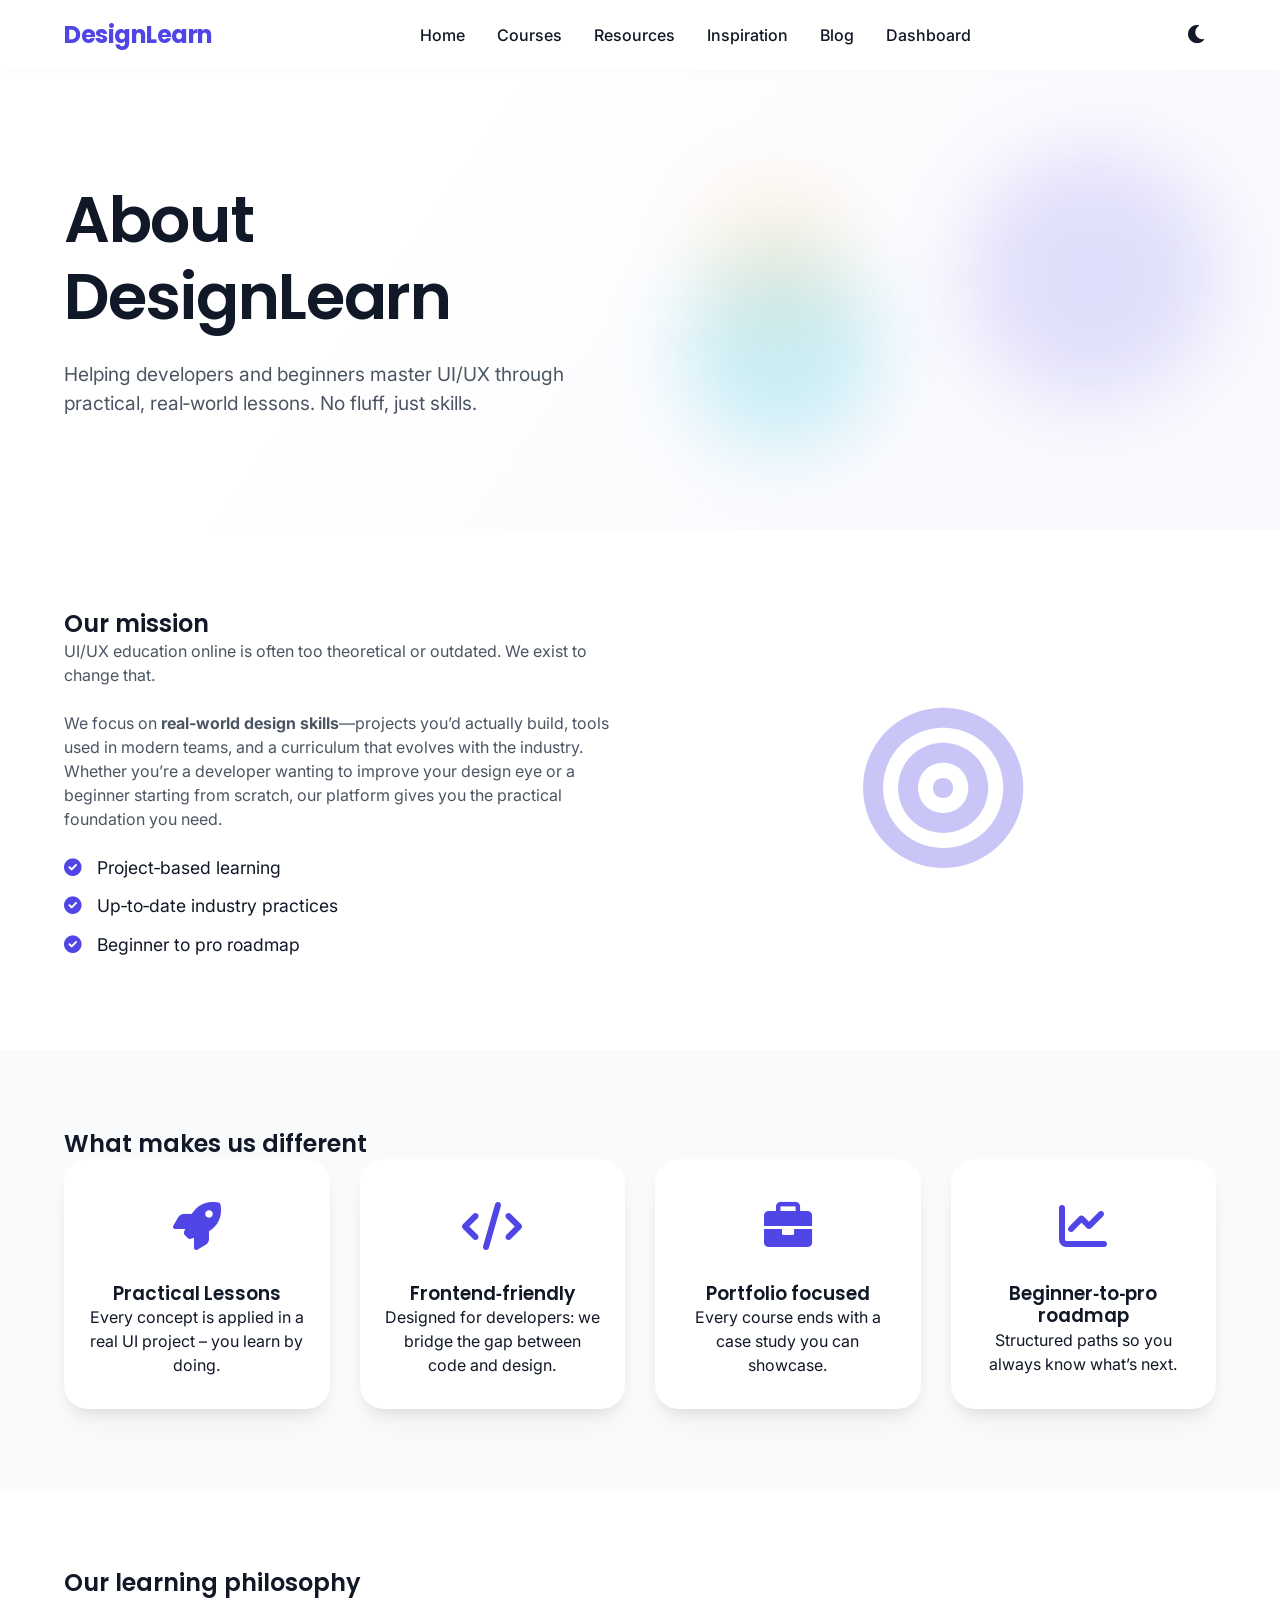
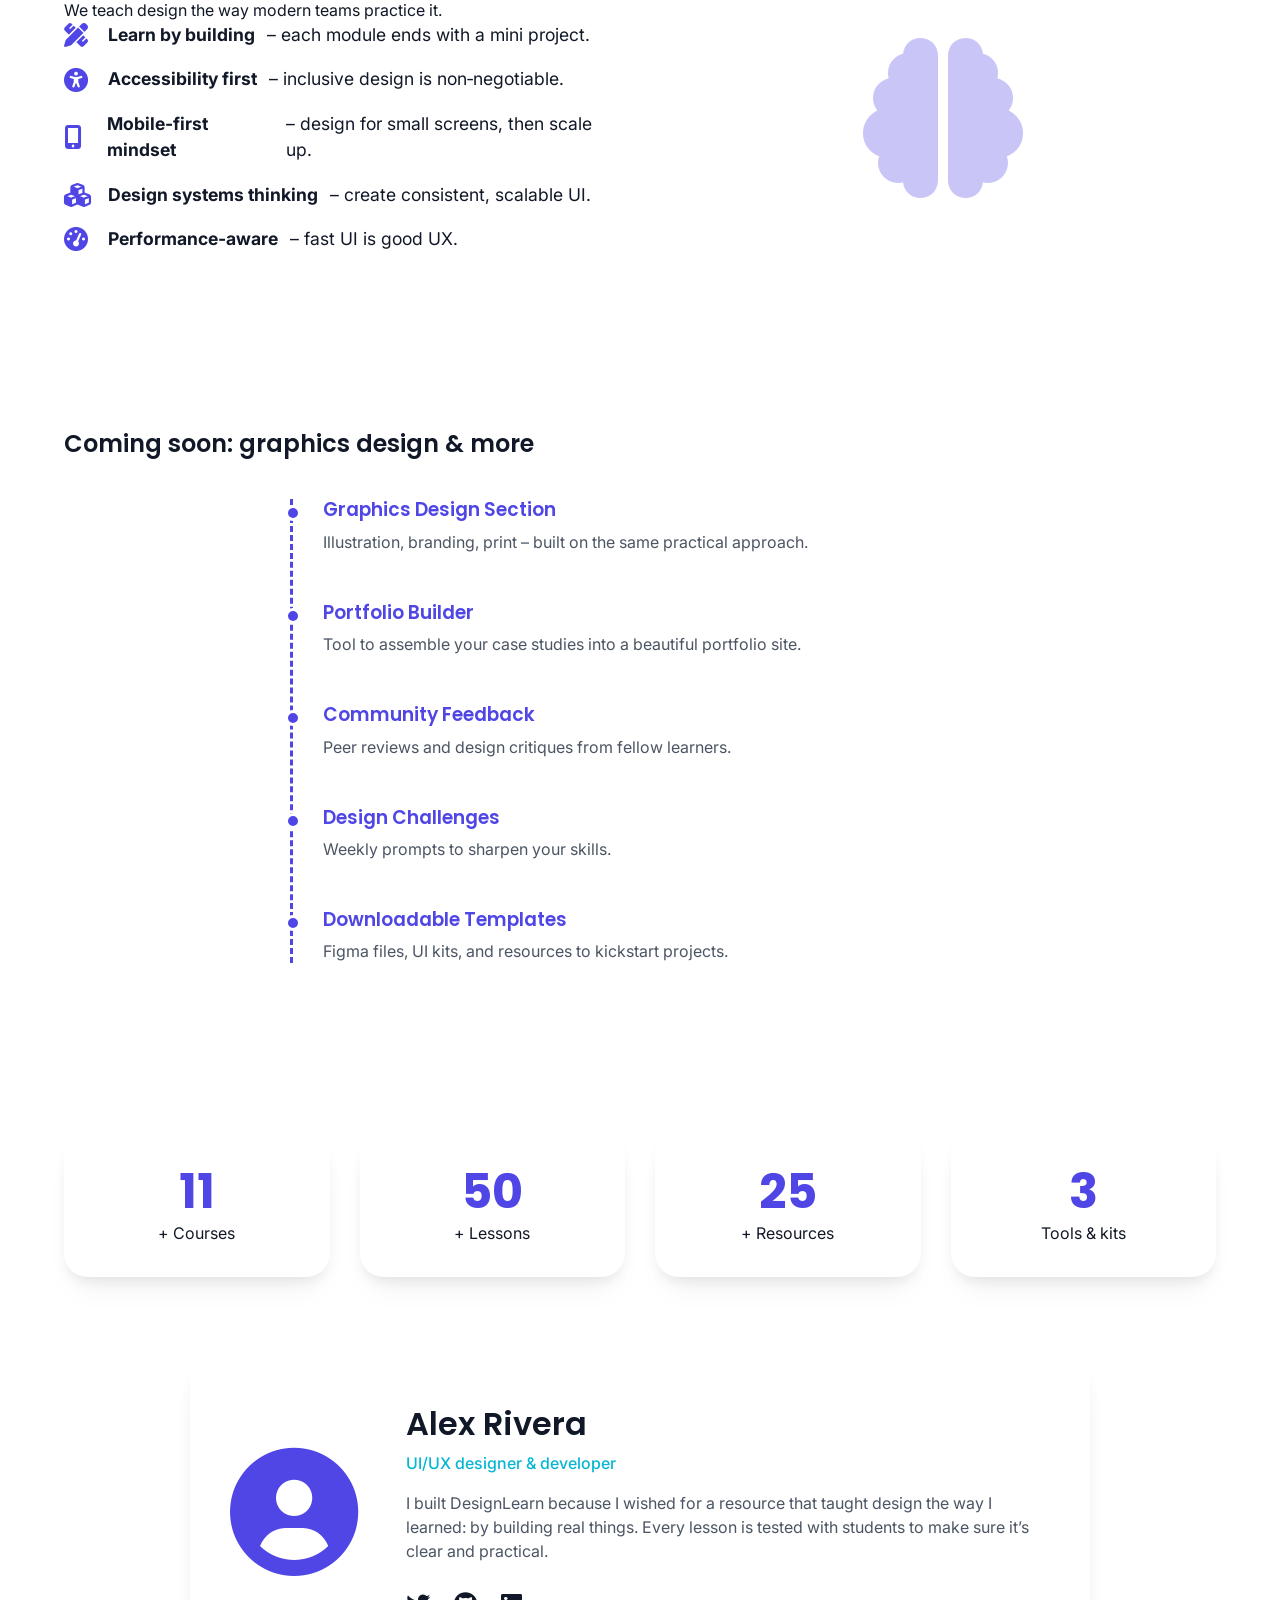
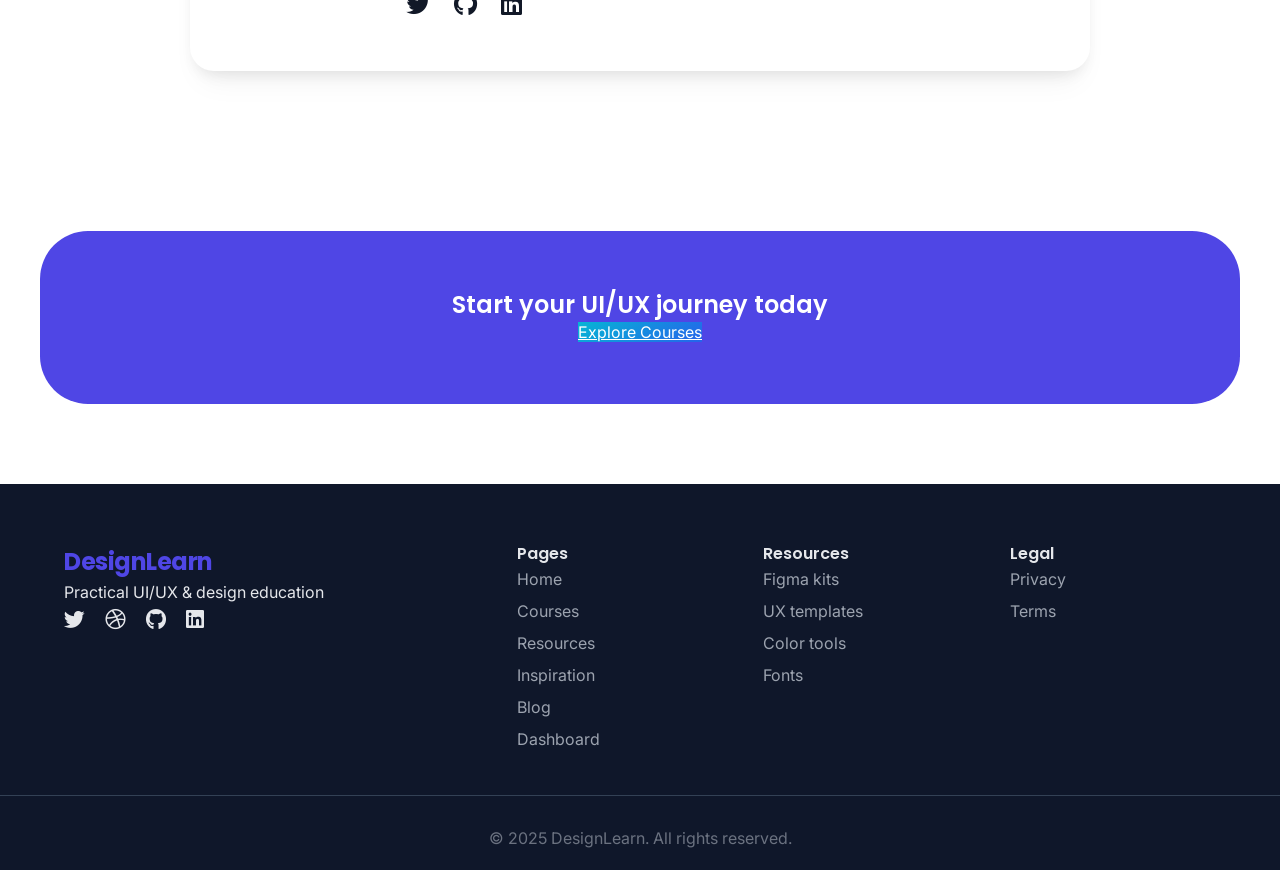
<file: about.html>
<!DOCTYPE html>
<html lang="en">
<head>
    <meta charset="UTF-8">
    <meta name="viewport" content="width=device-width, initial-scale=1.0">
    <title>DesignLearn · About our mission</title>
    <!-- Google Fonts & Font Awesome -->
    <link rel="preconnect" href="https://fonts.googleapis.com">
    <link rel="preconnect" href="https://fonts.gstatic.com" crossorigin>
    <link href="https://fonts.googleapis.com/css2?family=Inter:opsz@14..32&family=Poppins:wght@400;500;600;700&display=swap" rel="stylesheet">
    <link rel="stylesheet" href="https://cdnjs.cloudflare.com/ajax/libs/font-awesome/6.0.0-beta3/css/all.min.css">
    <link rel="stylesheet" href="about.css">
</head>
<body>
    <!-- Sticky navbar (identical to home/courses) -->
    <header class="site-header slide-down">
        <div class="container nav-container">
            <a href="index.html" class="logo" aria-label="DesignLearn home">DesignLearn</a>
            <nav class="main-nav" id="mainNav" aria-label="Primary">
                <ul class="nav-links">
                    <li><a href="index.html" class="nav-link">Home</a></li>
                    <li><a href="courses.html" class="nav-link">Courses</a></li>
                    <li><a href="#" class="nav-link">Resources</a></li>
                    <li><a href="#" class="nav-link">Inspiration</a></li>
                    <li><a href="#" class="nav-link">Blog</a></li>
                    <li><a href="#" class="nav-link">Dashboard</a></li>
                </ul>
            </nav>
            <div class="nav-actions">
                <button id="darkModeToggle" class="dark-toggle" aria-label="Toggle dark mode"><i class="fas fa-moon"></i></button>
                <button id="hamburger" class="hamburger" aria-label="Menu" aria-expanded="false"><i class="fas fa-bars"></i></button>
            </div>
        </div>
    </header>

    <main>
        <!-- Hero Section -->
        <section class="hero-section about-hero">
            <div class="container hero-grid">
                <div class="hero-content fade-up">
                    <h1 class="hero-title">About DesignLearn</h1>
                    <p class="hero-subtitle">Helping developers and beginners master UI/UX through practical, real‑world lessons. No fluff, just skills.</p>
                </div>
                <div class="hero-visual float">
                    <div class="shape shape-1"></div>
                    <div class="shape shape-2"></div>
                    <div class="shape shape-3"></div>
                </div>
            </div>
            <div class="hero-bg-shift"></div>
        </section>

        <!-- Our Mission (two‑column) -->
        <section class="mission-section">
            <div class="container mission-grid">
                <div class="mission-text slide-left">
                    <h2 class="section-title">Our mission</h2>
                    <p class="mission-statement">UI/UX education online is often too theoretical or outdated. We exist to change that.</p>
                    <p>We focus on <strong>real‑world design skills</strong>—projects you’d actually build, tools used in modern teams, and a curriculum that evolves with the industry. Whether you’re a developer wanting to improve your design eye or a beginner starting from scratch, our platform gives you the practical foundation you need.</p>
                    <div class="mission-icons">
                        <div class="icon-row"><i class="fas fa-check-circle"></i> Project‑based learning</div>
                        <div class="icon-row"><i class="fas fa-check-circle"></i> Up‑to‑date industry practices</div>
                        <div class="icon-row"><i class="fas fa-check-circle"></i> Beginner to pro roadmap</div>
                    </div>
                </div>
                <div class="mission-visual zoom-in">
                    <div class="mission-illustration">
                        <i class="fas fa-bullseye"></i>
                    </div>
                </div>
            </div>
        </section>

        <!-- What Makes Us Different (cards) -->
        <section class="differentiators-section">
            <div class="container">
                <h2 class="section-title slide-left">What makes us different</h2>
                <div class="cards-grid">
                    <div class="diff-card zoom-in hover-lift">
                        <div class="diff-icon"><i class="fas fa-rocket"></i></div>
                        <h3>Practical Lessons</h3>
                        <p>Every concept is applied in a real UI project – you learn by doing.</p>
                    </div>
                    <div class="diff-card zoom-in hover-lift">
                        <div class="diff-icon"><i class="fas fa-code"></i></div>
                        <h3>Frontend‑friendly</h3>
                        <p>Designed for developers: we bridge the gap between code and design.</p>
                    </div>
                    <div class="diff-card zoom-in hover-lift">
                        <div class="diff-icon"><i class="fas fa-briefcase"></i></div>
                        <h3>Portfolio focused</h3>
                        <p>Every course ends with a case study you can showcase.</p>
                    </div>
                    <div class="diff-card zoom-in hover-lift">
                        <div class="diff-icon"><i class="fas fa-chart-line"></i></div>
                        <h3>Beginner‑to‑pro roadmap</h3>
                        <p>Structured paths so you always know what’s next.</p>
                    </div>
                </div>
            </div>
        </section>

        <!-- Learning Philosophy -->
        <section class="philosophy-section">
            <div class="container philosophy-grid">
                <div class="philosophy-text slide-left">
                    <h2 class="section-title">Our learning philosophy</h2>
                    <p class="philosophy-intro">We teach design the way modern teams practice it.</p>
                    <ul class="philosophy-list">
                        <li><i class="fas fa-pencil-ruler"></i> <strong>Learn by building</strong> – each module ends with a mini project.</li>
                        <li><i class="fas fa-universal-access"></i> <strong>Accessibility first</strong> – inclusive design is non‑negotiable.</li>
                        <li><i class="fas fa-mobile-alt"></i> <strong>Mobile‑first mindset</strong> – design for small screens, then scale up.</li>
                        <li><i class="fas fa-cubes"></i> <strong>Design systems thinking</strong> – create consistent, scalable UI.</li>
                        <li><i class="fas fa-tachometer-alt"></i> <strong>Performance‑aware</strong> – fast UI is good UX.</li>
                    </ul>
                </div>
                <div class="philosophy-visual zoom-in">
                    <div class="philosophy-illustration">
                        <i class="fas fa-brain"></i>
                    </div>
                </div>
            </div>
        </section>

        <!-- Future Roadmap (with expansion to graphics design) -->
        <section class="roadmap-section">
            <div class="container">
                <h2 class="section-title slide-left">Coming soon: graphics design & more</h2>
                <div class="roadmap-timeline">
                    <div class="roadmap-item fade-up">
                        <div class="roadmap-marker"></div>
                        <div class="roadmap-content">
                            <h3>Graphics Design Section</h3>
                            <p>Illustration, branding, print – built on the same practical approach.</p>
                        </div>
                    </div>
                    <div class="roadmap-item fade-up">
                        <div class="roadmap-marker"></div>
                        <div class="roadmap-content">
                            <h3>Portfolio Builder</h3>
                            <p>Tool to assemble your case studies into a beautiful portfolio site.</p>
                        </div>
                    </div>
                    <div class="roadmap-item fade-up">
                        <div class="roadmap-marker"></div>
                        <div class="roadmap-content">
                            <h3>Community Feedback</h3>
                            <p>Peer reviews and design critiques from fellow learners.</p>
                        </div>
                    </div>
                    <div class="roadmap-item fade-up">
                        <div class="roadmap-marker"></div>
                        <div class="roadmap-content">
                            <h3>Design Challenges</h3>
                            <p>Weekly prompts to sharpen your skills.</p>
                        </div>
                    </div>
                    <div class="roadmap-item fade-up">
                        <div class="roadmap-marker"></div>
                        <div class="roadmap-content">
                            <h3>Downloadable Templates</h3>
                            <p>Figma files, UI kits, and resources to kickstart projects.</p>
                        </div>
                    </div>
                </div>
            </div>
        </section>

        <!-- Stats Counters (optional, credibility) -->
        <section class="stats-section">
            <div class="container stats-grid">
                <div class="stat-item zoom-in">
                    <div class="stat-number" data-target="20">0</div>
                    <div class-stat-label>+ Courses</div>
                </div>
                <div class="stat-item zoom-in">
                    <div class="stat-number" data-target="100">0</div>
                    <div class-stat-label>+ Lessons</div>
                </div>
                <div class="stat-item zoom-in">
                    <div class="stat-number" data-target="50">0</div>
                    <div class-stat-label>+ Resources</div>
                </div>
                <div class="stat-item zoom-in">
                    <div class="stat-number" data-target="5">0</div>
                    <div class-stat-label>Tools & kits</div>
                </div>
            </div>
        </section>

        <!-- Meet the Creator (placeholder) -->
        <section class="creator-section">
            <div class="container creator-card hover-lift">
                <div class="creator-avatar zoom-in">
                    <i class="fas fa-user-circle"></i>
                </div>
                <div class="creator-info">
                    <h3>Alex Rivera</h3>
                    <p class="creator-role">UI/UX designer & developer</p>
                    <p class="creator-bio">I built DesignLearn because I wished for a resource that taught design the way I learned: by building real things. Every lesson is tested with students to make sure it’s clear and practical.</p>
                    <div class="creator-social">
                        <a href="#" aria-label="Twitter"><i class="fab fa-twitter icon-bounce"></i></a>
                        <a href="#" aria-label="GitHub"><i class="fab fa-github icon-bounce"></i></a>
                        <a href="#" aria-label="LinkedIn"><i class="fab fa-linkedin icon-bounce"></i></a>
                    </div>
                </div>
            </div>
        </section>

        <!-- Call‑to‑Action -->
        <section class="cta-section">
            <div class="container cta-container">
                <h2 class="section-title">Start your UI/UX journey today</h2>
                <a href="courses.html" class="btn btn-primary button-ripple gradient-btn">Explore Courses</a>
            </div>
        </section>
    </main>

    <!-- Footer (reused) -->
    <footer class="site-footer">
        <div class="container footer-grid">
            <div class="footer-brand">
                <a href="index.html" class="logo">DesignLearn</a>
                <p>Practical UI/UX & design education</p>
                <div class="social-icons">
                    <a href="#" aria-label="Twitter"><i class="fab fa-twitter icon-bounce"></i></a>
                    <a href="#" aria-label="Dribbble"><i class="fab fa-dribbble icon-bounce"></i></a>
                    <a href="#" aria-label="GitHub"><i class="fab fa-github icon-bounce"></i></a>
                    <a href="#" aria-label="LinkedIn"><i class="fab fa-linkedin icon-bounce"></i></a>
                </div>
            </div>
            <div class="footer-links">
                <h4>Pages</h4>
                <ul>
                    <li><a href="index.html">Home</a></li>
                    <li><a href="courses.html">Courses</a></li>
                    <li><a href="#">Resources</a></li>
                    <li><a href="#">Inspiration</a></li>
                    <li><a href="#">Blog</a></li>
                    <li><a href="#">Dashboard</a></li>
                </ul>
            </div>
            <div class="footer-links">
                <h4>Resources</h4>
                <ul>
                    <li><a href="#">Figma kits</a></li>
                    <li><a href="#">UX templates</a></li>
                    <li><a href="#">Color tools</a></li>
                    <li><a href="#">Fonts</a></li>
                </ul>
            </div>
            <div class="footer-links">
                <h4>Legal</h4>
                <ul>
                    <li><a href="#">Privacy</a></li>
                    <li><a href="#">Terms</a></li>
                </ul>
            </div>
        </div>
        <div class="footer-bottom">
            <p>&copy; 2025 DesignLearn. All rights reserved.</p>
        </div>
    </footer>

    <script src="about.js"></script>
</body>
</html>
</file>
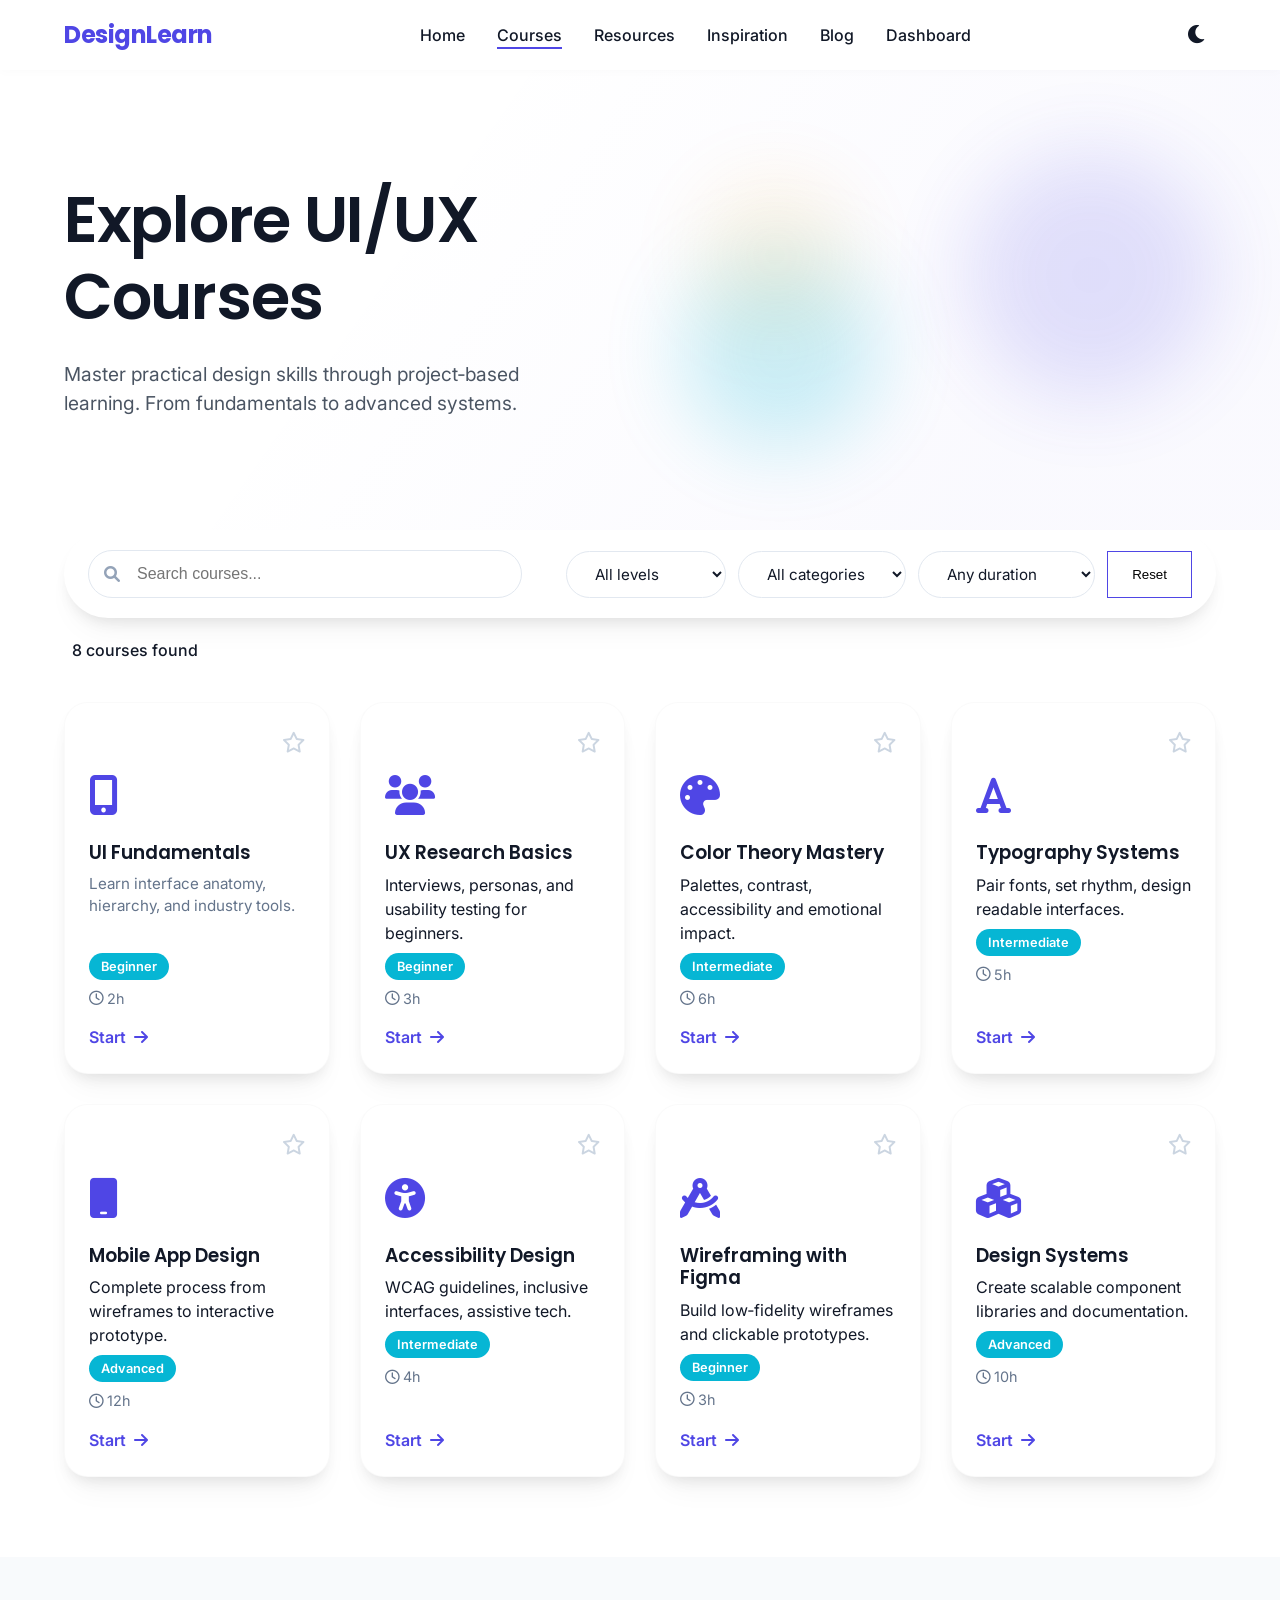
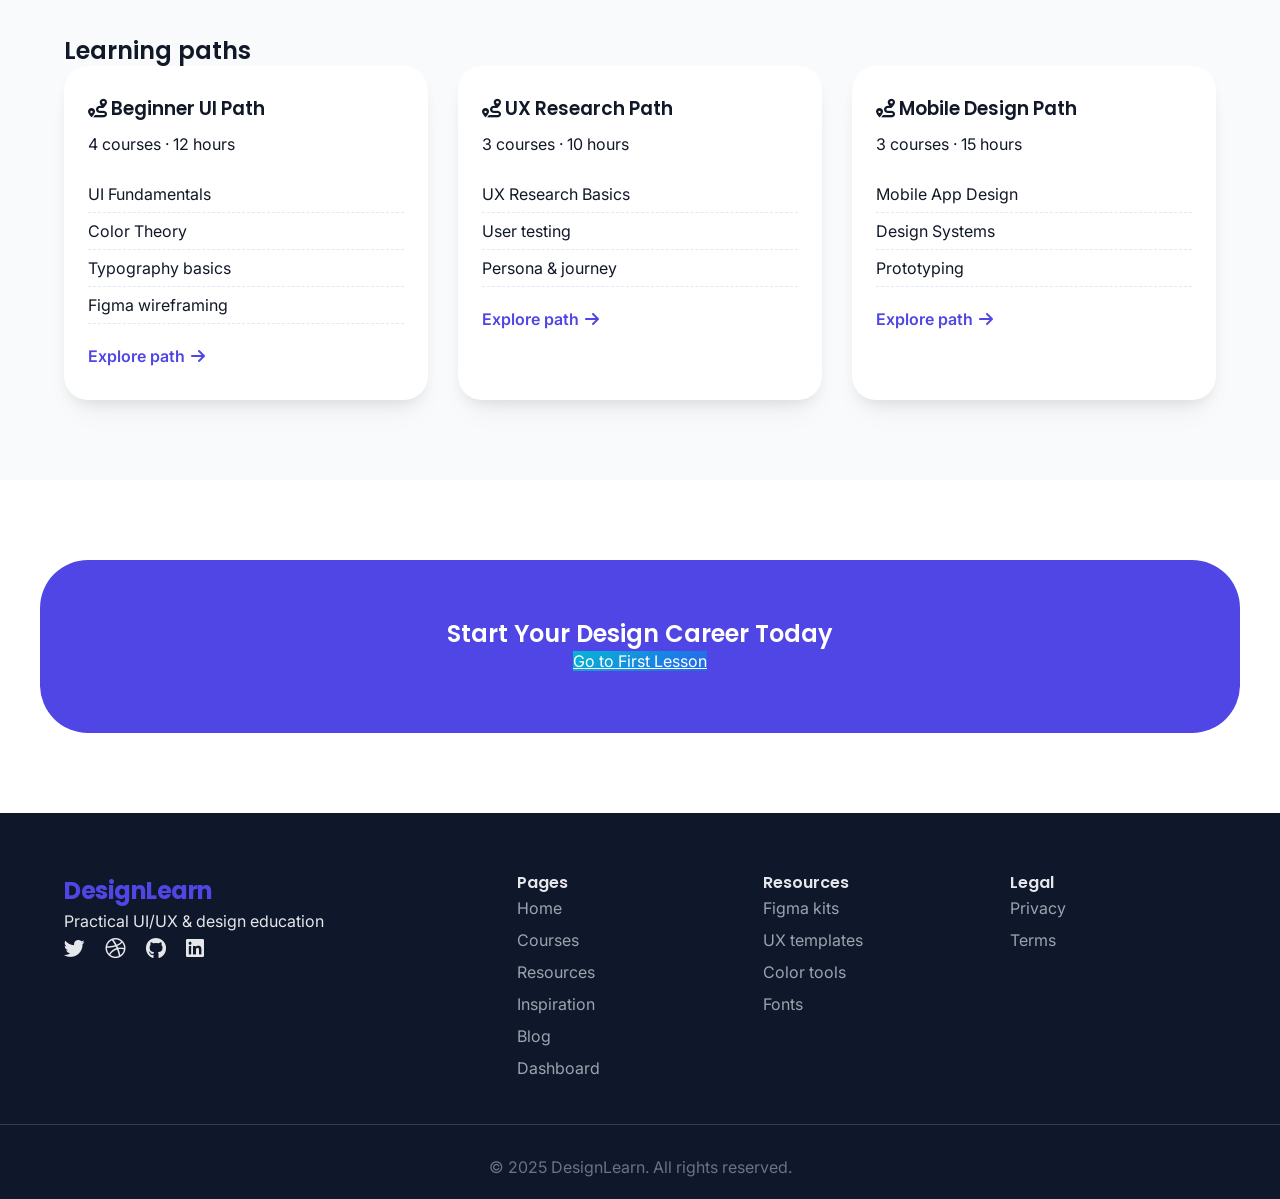
<file: courses.html>
<!DOCTYPE html>
<html lang="en">
<head>
    <meta charset="UTF-8">
    <meta name="viewport" content="width=device-width, initial-scale=1.0">
    <title>DesignLearn · UI/UX courses</title>
    <!-- Google Fonts & Font Awesome -->
    <link rel="preconnect" href="https://fonts.googleapis.com">
    <link rel="preconnect" href="https://fonts.gstatic.com" crossorigin>
    <link href="https://fonts.googleapis.com/css2?family=Inter:opsz@14..32&family=Poppins:wght@400;500;600;700&display=swap" rel="stylesheet">
    <link rel="stylesheet" href="https://cdnjs.cloudflare.com/ajax/libs/font-awesome/6.0.0-beta3/css/all.min.css">
    <link rel="stylesheet" href="courses.css">
</head>
<body>
    <!-- Sticky navbar (identical to home page) -->
    <header class="site-header slide-down">
        <div class="container nav-container">
            <a href="index.html" class="logo" aria-label="DesignLearn home">DesignLearn</a>
            <nav class="main-nav" id="mainNav" aria-label="Primary">
                <ul class="nav-links">
                    <li><a href="index.html" class="nav-link">Home</a></li>
                    <li><a href="courses.html" class="nav-link active">Courses</a></li>
                    <li><a href="#" class="nav-link">Resources</a></li>
                    <li><a href="#" class="nav-link">Inspiration</a></li>
                    <li><a href="#" class="nav-link">Blog</a></li>
                    <li><a href="#" class="nav-link">Dashboard</a></li>
                </ul>
            </nav>
            <div class="nav-actions">
                <button id="darkModeToggle" class="dark-toggle" aria-label="Toggle dark mode"><i class="fas fa-moon"></i></button>
                <button id="hamburger" class="hamburger" aria-label="Menu" aria-expanded="false"><i class="fas fa-bars"></i></button>
            </div>
        </div>
    </header>

    <main>
        <!-- Hero section (courses) -->
        <section class="hero-section courses-hero">
            <div class="container hero-grid">
                <div class="hero-content fade-up">
                    <h1 class="hero-title">Explore UI/UX Courses</h1>
                    <p class="hero-subtitle">Master practical design skills through project‑based learning. From fundamentals to advanced systems.</p>
                </div>
                <div class="hero-visual float">
                    <!-- abstract shapes representing course icons -->
                    <div class="shape shape-1"></div>
                    <div class="shape shape-2"></div>
                    <div class="shape shape-3"></div>
                </div>
            </div>
            <div class="hero-bg-shift"></div>
        </section>

        <!-- Filter + search section -->
        <section class="filter-section">
            <div class="container">
                <div class="filter-bar slide-left">
                    <div class="search-wrapper">
                        <i class="fas fa-search search-icon"></i>
                        <input type="text" id="searchInput" placeholder="Search courses..." aria-label="Search courses" class="search-input">
                    </div>
                    <div class="filter-controls">
                        <select id="difficultyFilter" class="filter-select" aria-label="Filter by difficulty">
                            <option value="all">All levels</option>
                            <option value="beginner">Beginner</option>
                            <option value="intermediate">Intermediate</option>
                            <option value="advanced">Advanced</option>
                        </select>
                        <select id="categoryFilter" class="filter-select" aria-label="Filter by category">
                            <option value="all">All categories</option>
                            <option value="ui">UI Design</option>
                            <option value="ux">UX Research</option>
                            <option value="typography">Typography</option>
                            <option value="color">Color Theory</option>
                            <option value="accessibility">Accessibility</option>
                        </select>
                        <select id="durationFilter" class="filter-select" aria-label="Filter by duration">
                            <option value="all">Any duration</option>
                            <option value="short">Short (1-3h)</option>
                            <option value="medium">Medium (4-8h)</option>
                            <option value="long">Long (9h+)</option>
                        </select>
                        <button id="resetFilters" class="btn btn-outline reset-btn">Reset</button>
                    </div>
                </div>
                <div class="results-count" id="resultsCount">8 courses found</div>
            </div>
        </section>

        <!-- Courses grid -->
        <section class="courses-grid-section">
            <div class="container">
                <div class="cards-grid" id="coursesContainer">
                    <!-- course cards injected via JS? but we can also write static and filter with JS -->
                    <!-- We'll write static sample cards and filter them with JS -->
                    <div class="course-card zoom-in hover-lift" data-id="1" data-difficulty="beginner" data-category="ui" data-duration="short">
                        <div class="card-header">
                            <span class="bookmark-icon" aria-label="Bookmark"><i class="far fa-star"></i></span>
                        </div>
                        <div class="card-icon"><i class="fas fa-mobile-alt"></i></div>
                        <h3>UI Fundamentals</h3>
                        <p class="course-desc">Learn interface anatomy, hierarchy, and industry tools.</p>
                        <span class="badge">Beginner</span>
                        <span class="duration"><i class="far fa-clock"></i> 2h</span>
                        <a href="#" class="card-btn button-ripple start-course">Start <i class="fas fa-arrow-right"></i></a>
                    </div>
                    <div class="course-card zoom-in hover-lift" data-id="2" data-difficulty="beginner" data-category="ux" data-duration="short">
                        <div class="card-header">
                            <span class="bookmark-icon" aria-label="Bookmark"><i class="far fa-star"></i></span>
                        </div>
                        <div class="card-icon"><i class="fas fa-users"></i></div>
                        <h3>UX Research Basics</h3>
                        <p>Interviews, personas, and usability testing for beginners.</p>
                        <span class="badge">Beginner</span>
                        <span class="duration"><i class="far fa-clock"></i> 3h</span>
                        <a href="#" class="card-btn button-ripple start-course">Start <i class="fas fa-arrow-right"></i></a>
                    </div>
                    <div class="course-card zoom-in hover-lift" data-id="3" data-difficulty="intermediate" data-category="color" data-duration="medium">
                        <div class="card-header">
                            <span class="bookmark-icon" aria-label="Bookmark"><i class="far fa-star"></i></span>
                        </div>
                        <div class="card-icon"><i class="fas fa-palette"></i></div>
                        <h3>Color Theory Mastery</h3>
                        <p>Palettes, contrast, accessibility and emotional impact.</p>
                        <span class="badge">Intermediate</span>
                        <span class="duration"><i class="far fa-clock"></i> 6h</span>
                        <a href="#" class="card-btn button-ripple start-course">Start <i class="fas fa-arrow-right"></i></a>
                    </div>
                    <div class="course-card zoom-in hover-lift" data-id="4" data-difficulty="intermediate" data-category="typography" data-duration="medium">
                        <div class="card-header">
                            <span class="bookmark-icon" aria-label="Bookmark"><i class="far fa-star"></i></span>
                        </div>
                        <div class="card-icon"><i class="fas fa-font"></i></div>
                        <h3>Typography Systems</h3>
                        <p>Pair fonts, set rhythm, design readable interfaces.</p>
                        <span class="badge">Intermediate</span>
                        <span class="duration"><i class="far fa-clock"></i> 5h</span>
                        <a href="#" class="card-btn button-ripple start-course">Start <i class="fas fa-arrow-right"></i></a>
                    </div>
                    <div class="course-card zoom-in hover-lift" data-id="5" data-difficulty="advanced" data-category="ui" data-duration="long">
                        <div class="card-header">
                            <span class="bookmark-icon" aria-label="Bookmark"><i class="far fa-star"></i></span>
                        </div>
                        <div class="card-icon"><i class="fas fa-mobile"></i></div>
                        <h3>Mobile App Design</h3>
                        <p>Complete process from wireframes to interactive prototype.</p>
                        <span class="badge">Advanced</span>
                        <span class="duration"><i class="far fa-clock"></i> 12h</span>
                        <a href="#" class="card-btn button-ripple start-course">Start <i class="fas fa-arrow-right"></i></a>
                    </div>
                    <div class="course-card zoom-in hover-lift" data-id="6" data-difficulty="intermediate" data-category="accessibility" data-duration="short">
                        <div class="card-header">
                            <span class="bookmark-icon" aria-label="Bookmark"><i class="far fa-star"></i></span>
                        </div>
                        <div class="card-icon"><i class="fas fa-universal-access"></i></div>
                        <h3>Accessibility Design</h3>
                        <p>WCAG guidelines, inclusive interfaces, assistive tech.</p>
                        <span class="badge">Intermediate</span>
                        <span class="duration"><i class="far fa-clock"></i> 4h</span>
                        <a href="#" class="card-btn button-ripple start-course">Start <i class="fas fa-arrow-right"></i></a>
                    </div>
                    <div class="course-card zoom-in hover-lift" data-id="7" data-difficulty="beginner" data-category="ux" data-duration="short">
                        <div class="card-header">
                            <span class="bookmark-icon" aria-label="Bookmark"><i class="far fa-star"></i></span>
                        </div>
                        <div class="card-icon"><i class="fas fa-drafting-compass"></i></div>
                        <h3>Wireframing with Figma</h3>
                        <p>Build low‑fidelity wireframes and clickable prototypes.</p>
                        <span class="badge">Beginner</span>
                        <span class="duration"><i class="far fa-clock"></i> 3h</span>
                        <a href="#" class="card-btn button-ripple start-course">Start <i class="fas fa-arrow-right"></i></a>
                    </div>
                    <div class="course-card zoom-in hover-lift" data-id="8" data-difficulty="advanced" data-category="ui" data-duration="long">
                        <div class="card-header">
                            <span class="bookmark-icon" aria-label="Bookmark"><i class="far fa-star"></i></span>
                        </div>
                        <div class="card-icon"><i class="fas fa-cubes"></i></div>
                        <h3>Design Systems</h3>
                        <p>Create scalable component libraries and documentation.</p>
                        <span class="badge">Advanced</span>
                        <span class="duration"><i class="far fa-clock"></i> 10h</span>
                        <a href="#" class="card-btn button-ripple start-course">Start <i class="fas fa-arrow-right"></i></a>
                    </div>
                </div>
            </div>
        </section>

        <!-- Featured learning paths -->
        <section class="paths-section">
            <div class="container">
                <h2 class="section-title slide-left">Learning paths</h2>
                <div class="paths-grid">
                    <div class="path-card hover-lift zoom-in">
                        <h3><i class="fas fa-route"></i> Beginner UI Path</h3>
                        <p>4 courses · 12 hours</p>
                        <ul>
                            <li>UI Fundamentals</li>
                            <li>Color Theory</li>
                            <li>Typography basics</li>
                            <li>Figma wireframing</li>
                        </ul>
                        <a href="#" class="path-link">Explore path <i class="fas fa-arrow-right slide-arrow"></i></a>
                    </div>
                    <div class="path-card hover-lift zoom-in">
                        <h3><i class="fas fa-route"></i> UX Research Path</h3>
                        <p>3 courses · 10 hours</p>
                        <ul>
                            <li>UX Research Basics</li>
                            <li>User testing</li>
                            <li>Persona & journey</li>
                        </ul>
                        <a href="#" class="path-link">Explore path <i class="fas fa-arrow-right slide-arrow"></i></a>
                    </div>
                    <div class="path-card hover-lift zoom-in">
                        <h3><i class="fas fa-route"></i> Mobile Design Path</h3>
                        <p>3 courses · 15 hours</p>
                        <ul>
                            <li>Mobile App Design</li>
                            <li>Design Systems</li>
                            <li>Prototyping</li>
                        </ul>
                        <a href="#" class="path-link">Explore path <i class="fas fa-arrow-right slide-arrow"></i></a>
                    </div>
                </div>
            </div>
        </section>

        <!-- Call to action -->
        <section class="cta-section">
            <div class="container cta-container">
                <h2 class="section-title">Start Your Design Career Today</h2>
                <a href="#" class="btn btn-primary button-ripple gradient-btn">Go to First Lesson</a>
            </div>
        </section>
    </main>

    <!-- Footer (reused from home) -->
    <footer class="site-footer">
        <div class="container footer-grid">
            <div class="footer-brand">
                <a href="index.html" class="logo">DesignLearn</a>
                <p>Practical UI/UX & design education</p>
                <div class="social-icons">
                    <a href="#" aria-label="Twitter"><i class="fab fa-twitter icon-bounce"></i></a>
                    <a href="#" aria-label="Dribbble"><i class="fab fa-dribbble icon-bounce"></i></a>
                    <a href="#" aria-label="GitHub"><i class="fab fa-github icon-bounce"></i></a>
                    <a href="#" aria-label="LinkedIn"><i class="fab fa-linkedin icon-bounce"></i></a>
                </div>
            </div>
            <div class="footer-links">
                <h4>Pages</h4>
                <ul>
                    <li><a href="index.html">Home</a></li>
                    <li><a href="courses.html">Courses</a></li>
                    <li><a href="#">Resources</a></li>
                    <li><a href="#">Inspiration</a></li>
                    <li><a href="#">Blog</a></li>
                    <li><a href="#">Dashboard</a></li>
                </ul>
            </div>
            <div class="footer-links">
                <h4>Resources</h4>
                <ul>
                    <li><a href="#">Figma kits</a></li>
                    <li><a href="#">UX templates</a></li>
                    <li><a href="#">Color tools</a></li>
                    <li><a href="#">Fonts</a></li>
                </ul>
            </div>
            <div class="footer-links">
                <h4>Legal</h4>
                <ul>
                    <li><a href="#">Privacy</a></li>
                    <li><a href="#">Terms</a></li>
                </ul>
            </div>
        </div>
        <div class="footer-bottom">
            <p>&copy; 2025 DesignLearn. All rights reserved.</p>
        </div>
    </footer>

    <!-- Modal preview -->
    <div id="courseModal" class="modal" aria-hidden="true" role="dialog" aria-label="Course preview">
        <div class="modal-overlay"></div>
        <div class="modal-content course-modal-content">
            <button class="modal-close" aria-label="Close modal"><i class="fas fa-times"></i></button>
            <div class="modal-course-details">
                <h2 id="modalCourseTitle">Course title</h2>
                <p id="modalCourseDesc">Description</p>
                <span class="badge" id="modalDifficulty"></span>
                <span class="duration" id="modalDuration"></span>
                <h3>What you'll learn</h3>
                <ul id="modalLessons">
                    <li>Lesson 1</li>
                    <li>Lesson 2</li>
                    <li>Lesson 3</li>
                </ul>
                <a href="#" class="btn btn-primary button-ripple">Start course</a>
            </div>
        </div>
    </div>

    <script src="courses.js"></script>
</body>
</html>
</file>
<file: about.css>
/* about.css – extends design system, specific for about page */
:root {
    --primary: #4F46E5;
    --accent: #06B6D4;
    --dark: #0F172A;
    --light: #F8FAFC;
    --text-dark: #111827;
    --text-light: #E5E7EB;
    --bg: #ffffff;
    --card-bg: #ffffff;
    --shadow: 0 20px 30px -10px rgba(0,0,0,0.05), 0 8px 15px -6px rgba(0,0,0,0.1);
    --max-width: 1200px;
    --section-padding: 80px 20px;
    --border-radius: 24px;
    --transition: 0.4s cubic-bezier(0.2, 0.9, 0.3, 1);
}
body.dark-mode {
    --bg: #0F172A;
    --card-bg: #1E293B;
    --text-dark: #F1F5F9;
    --light: #1E293B;
    --shadow: 0 20px 30px -10px rgba(0,0,0,0.8);
}
* {
    margin: 0;
    padding: 0;
    box-sizing: border-box;
}
body {
    font-family: 'Inter', sans-serif;
    background: var(--bg);
    color: var(--text-dark);
    line-height: 1.5;
    transition: background-color 0.3s, color 0.3s;
}
h1, h2, h3, h4 {
    font-family: 'Poppins', sans-serif;
    font-weight: 600;
    line-height: 1.2;
}
.container {
    max-width: var(--max-width);
    margin: 0 auto;
    padding: 0 24px;
}

/* ----- navbar (exactly same as home/courses) ----- */
.site-header {
    position: sticky;
    top: 0;
    z-index: 100;
    background: var(--bg);
    box-shadow: 0 2px 10px rgba(0,0,0,0.02);
    backdrop-filter: blur(12px);
    background: rgba(var(--bg-rgb), 0.8);
    transition: background 0.3s;
}
body:not(.dark-mode) .site-header {
    background: rgba(255,255,255,0.8);
}
.nav-container {
    display: flex;
    align-items: center;
    justify-content: space-between;
    height: 70px;
}
.logo {
    font-family: 'Poppins', sans-serif;
    font-weight: 700;
    font-size: 1.5rem;
    color: var(--primary);
    text-decoration: none;
    letter-spacing: -0.02em;
}
.nav-links {
    display: flex;
    gap: 2rem;
    list-style: none;
}
.nav-link {
    text-decoration: none;
    color: var(--text-dark);
    font-weight: 500;
    position: relative;
    padding: 4px 0;
}
.nav-link::after {
    content: '';
    position: absolute;
    bottom: 0;
    left: 0;
    width: 0;
    height: 2px;
    background: var(--primary);
    transition: width 0.3s ease;
}
.nav-link:hover::after,
.nav-link.active::after {
    width: 100%;
}
.nav-actions {
    display: flex;
    gap: 1rem;
    align-items: center;
}
.dark-toggle {
    background: none;
    border: none;
    font-size: 1.3rem;
    cursor: pointer;
    color: var(--text-dark);
    padding: 4px 8px;
}
.hamburger {
    display: none;
    background: none;
    border: none;
    font-size: 1.8rem;
    color: var(--text-dark);
    cursor: pointer;
}
/* slide-down animation */
.slide-down {
    animation: slideDown 0.6s ease;
}
@keyframes slideDown {
    0% { opacity: 0; transform: translateY(-20px); }
    100% { opacity: 1; transform: translateY(0); }
}

/* ----- hero (about version) ----- */
.hero-section {
    padding: var(--section-padding);
    position: relative;
    overflow: hidden;
}
.about-hero .hero-grid {
    display: grid;
    grid-template-columns: 1fr 1fr;
    gap: 40px;
    align-items: center;
}
.hero-title {
    font-size: clamp(2.5rem, 5vw, 4rem);
    letter-spacing: -0.02em;
    margin-bottom: 24px;
}
.hero-subtitle {
    font-size: 1.2rem;
    color: #4b5563;
    max-width: 500px;
}
body.dark-mode .hero-subtitle {
    color: #cbd5e1;
}
.hero-visual {
    position: relative;
    height: 300px;
}
.shape {
    position: absolute;
    border-radius: 50%;
    background: var(--primary);
    opacity: 0.15;
    filter: blur(40px);
}
.shape-1 {
    width: 250px;
    height: 250px;
    top: 0;
    right: 0;
    background: var(--primary);
    animation: float 6s infinite;
}
.shape-2 {
    width: 200px;
    height: 200px;
    bottom: 0;
    left: 20px;
    background: var(--accent);
    opacity: 0.2;
    animation: float 8s infinite reverse;
}
.shape-3 {
    width: 150px;
    height: 150px;
    top: 30px;
    left: 40px;
    background: #f59e0b;
    opacity: 0.1;
    animation: float 7s infinite;
}
@keyframes float {
    0%,100%{ transform: translateY(0) rotate(0deg); }
    50%{ transform: translateY(-20px) rotate(2deg); }
}
.hero-bg-shift {
    position: absolute;
    inset:0;
    background: linear-gradient(125deg, transparent 30%, var(--primary) 80%);
    opacity: 0.03;
    z-index: -1;
    animation: bgShift 10s infinite alternate;
}
@keyframes bgShift {
    0%{ opacity: 0.01; transform: scale(1); }
    100%{ opacity: 0.05; transform: scale(1.2); }
}

/* ----- mission section (two‑column) ----- */
.mission-section, .philosophy-section {
    padding: var(--section-padding);
}
.mission-grid, .philosophy-grid {
    display: grid;
    grid-template-columns: 1fr 1fr;
    gap: 60px;
    align-items: center;
}
.mission-text p {
    margin-bottom: 24px;
    color: #4b5563;
}
.mission-icons .icon-row {
    font-size: 1.1rem;
    margin-bottom: 12px;
}
.mission-icons i {
    color: var(--primary);
    width: 28px;
}
.mission-visual, .philosophy-visual {
    display: flex;
    justify-content: center;
}
.mission-illustration, .philosophy-illustration {
    font-size: 10rem;
    color: var(--primary);
    opacity: 0.3;
    transition: transform 0.3s;
}
.mission-illustration:hover, .philosophy-illustration:hover {
    transform: rotate(5deg) scale(1.02);
}

/* ----- differentiators cards ----- */
.differentiators-section {
    padding: var(--section-padding);
    background: var(--light);
}
.cards-grid {
    display: grid;
    grid-template-columns: repeat(auto-fit, minmax(240px, 1fr));
    gap: 30px;
}
.diff-card {
    background: var(--card-bg);
    padding: 32px 24px;
    border-radius: var(--border-radius);
    box-shadow: var(--shadow);
    text-align: center;
    transition: all 0.3s;
}
.diff-icon {
    font-size: 3rem;
    color: var(--primary);
    margin-bottom: 20px;
}

/* ----- philosophy list ----- */
.philosophy-list {
    list-style: none;
}
.philosophy-list li {
    margin-bottom: 18px;
    font-size: 1.1rem;
    display: flex;
    align-items: center;
    gap: 12px;
}
.philosophy-list i {
    color: var(--primary);
    font-size: 1.5rem;
    width: 2rem;
}

/* ----- roadmap timeline ----- */
.roadmap-section {
    padding: var(--section-padding);
}
.roadmap-timeline {
    max-width: 700px;
    margin: 40px auto 0;
    position: relative;
    padding-left: 30px;
    border-left: 3px dashed var(--primary);
}
.roadmap-item {
    display: flex;
    margin-bottom: 48px;
    position: relative;
}
.roadmap-marker {
    width: 16px;
    height: 16px;
    background: var(--primary);
    border-radius: 50%;
    position: absolute;
    left: -38px;
    top: 6px;
    border: 3px solid var(--bg);
}
.roadmap-content {
    flex: 1;
}
.roadmap-content h3 {
    margin-bottom: 8px;
    color: var(--primary);
}
.roadmap-content p {
    color: #4b5563;
}

/* ----- stats counters ----- */
.stats-section {
    padding: 40px 20px 80px;
}
.stats-grid {
    display: grid;
    grid-template-columns: repeat(4, 1fr);
    gap: 30px;
    text-align: center;
}
.stat-item {
    background: var(--card-bg);
    padding: 32px 16px;
    border-radius: var(--border-radius);
    box-shadow: var(--shadow);
}
.stat-number {
    font-family: 'Poppins', sans-serif;
    font-size: 3rem;
    font-weight: 700;
    color: var(--primary);
    line-height: 1.2;
}
.stat-label {
    font-size: 1.1rem;
    color: var(--text-dark);
}

/* ----- creator card ----- */
.creator-section {
    padding: var(--section-padding);
    padding-top: 0;
}
.creator-card {
    background: var(--card-bg);
    border-radius: var(--border-radius);
    box-shadow: var(--shadow);
    padding: 48px 40px;
    display: flex;
    gap: 48px;
    align-items: center;
    max-width: 900px;
    margin: 0 auto;
}
.creator-avatar {
    font-size: 8rem;
    color: var(--primary);
}
.creator-info h3 {
    font-size: 2rem;
    margin-bottom: 8px;
}
.creator-role {
    color: var(--accent);
    font-weight: 500;
    margin-bottom: 16px;
}
.creator-bio {
    margin-bottom: 24px;
    color: #4b5563;
}
.creator-social a {
    color: var(--text-dark);
    font-size: 1.5rem;
    margin-right: 20px;
    transition: color 0.2s;
}
.creator-social a:hover {
    color: var(--primary);
}

/* ----- cta section (reused) ----- */
.cta-section {
    padding: var(--section-padding);
}
.cta-container {
    background: var(--primary);
    padding: 60px 40px;
    border-radius: 48px;
    color: white;
    text-align: center;
}
.cta-container .btn {
    margin-top: 24px;
}
.gradient-btn {
    background: linear-gradient(145deg, var(--accent), #2563eb);
    border: none;
    color: white;
}

/* ----- footer (exactly from home) ----- */
.site-footer {
    background: var(--dark);
    color: var(--text-light);
    padding: 60px 0 20px;
}
.footer-grid {
    display: grid;
    grid-template-columns: 2fr 1fr 1fr 1fr;
    gap: 40px;
    margin-bottom: 40px;
}
.social-icons a {
    color: var(--text-light);
    font-size: 1.3rem;
    margin-right: 16px;
    display: inline-block;
}
.icon-bounce:hover {
    animation: bounce 0.4s;
}
@keyframes bounce {
    0%,100%{ transform: translateY(0); }
    50%{ transform: translateY(-6px); }
}
.footer-links ul {
    list-style: none;
}
.footer-links li a {
    color: #9ca3af;
    text-decoration: none;
    line-height: 2;
}
.footer-bottom {
    text-align: center;
    color: #6b7280;
    border-top: 1px solid #334155;
    padding-top: 30px;
}

/* ----- animation classes (reused) ----- */
.fade-up, .slide-left, .zoom-in {
    opacity: 0;
    transition: opacity 0.6s ease, transform 0.6s ease;
}
.fade-up.visible { opacity: 1; transform: translateY(0); }
.fade-up { transform: translateY(30px); }
.slide-left.visible { opacity: 1; transform: translateX(0); }
.slide-left { transform: translateX(-30px); }
.zoom-in.visible { opacity: 1; transform: scale(1); }
.zoom-in { transform: scale(0.95); }
.float { animation: float 5s infinite; }
.hover-lift:hover { transform: translateY(-6px); }
.button-ripple {
    position: relative;
    overflow: hidden;
}
.button-ripple::after {
    content: '';
    position: absolute;
    width: 100%; height:100%;
    top:0;left:0;
    background: rgba(255,255,255,0.3);
    border-radius: inherit;
    opacity: 0;
    transition: opacity 0.3s;
}
.button-ripple:hover::after {
    opacity: 1;
    animation: ripple 0.4s ease-out;
}
@keyframes ripple {
    0%{ transform: scale(0); opacity:1; }
    100%{ transform: scale(4); opacity:0; }
}

/* responsiveness */
@media (max-width: 768px) {
    .nav-links {
        display: none;
        position: absolute;
        top: 70px;
        left:0; width:100%;
        background: var(--bg);
        flex-direction: column;
        padding: 20px;
        box-shadow: 0 20px 30px rgba(0,0,0,0.1);
    }
    .nav-links.show {
        display: flex;
    }
    .hamburger {
        display: block;
    }
    .hero-grid,
    .mission-grid,
    .philosophy-grid,
    .footer-grid,
    .stats-grid,
    .creator-card {
        grid-template-columns: 1fr;
        text-align: center;
    }
    .creator-card {
        flex-direction: column;
    }
    .stats-grid {
        grid-template-columns: repeat(2, 1fr);
    }
    .roadmap-timeline {
        padding-left: 20px;
    }
}
@media (max-width: 480px) {
    .stats-grid {
        grid-template-columns: 1fr;
    }
}
</file>
<file: courses.css>
/* courses.css – extends home design system, specific for courses page */
:root {
    --primary: #4F46E5;
    --accent: #06B6D4;
    --dark: #0F172A;
    --light: #F8FAFC;
    --text-dark: #111827;
    --text-light: #E5E7EB;
    --bg: #ffffff;
    --card-bg: #ffffff;
    --shadow: 0 20px 30px -10px rgba(0,0,0,0.05), 0 8px 15px -6px rgba(0,0,0,0.1);
    --max-width: 1200px;
    --section-padding: 80px 20px;
    --border-radius: 24px;
    --transition: 0.4s cubic-bezier(0.2, 0.9, 0.3, 1);
}
body.dark-mode {
    --bg: #0F172A;
    --card-bg: #1E293B;
    --text-dark: #F1F5F9;
    --light: #1E293B;
    --shadow: 0 20px 30px -10px rgba(0,0,0,0.8);
}
* {
    margin: 0;
    padding: 0;
    box-sizing: border-box;
}
body {
    font-family: 'Inter', sans-serif;
    background: var(--bg);
    color: var(--text-dark);
    line-height: 1.5;
    transition: background-color 0.3s, color 0.3s;
}
h1, h2, h3, h4 {
    font-family: 'Poppins', sans-serif;
    font-weight: 600;
    line-height: 1.2;
}
.container {
    max-width: var(--max-width);
    margin: 0 auto;
    padding: 0 24px;
}

/* ----- navbar (same as home) ----- */
.site-header {
    position: sticky;
    top: 0;
    z-index: 100;
    background: var(--bg);
    box-shadow: 0 2px 10px rgba(0,0,0,0.02);
    backdrop-filter: blur(12px);
    background: rgba(var(--bg-rgb), 0.8);
    transition: background 0.3s;
}
body:not(.dark-mode) .site-header {
    background: rgba(255,255,255,0.8);
}
.nav-container {
    display: flex;
    align-items: center;
    justify-content: space-between;
    height: 70px;
}
.logo {
    font-family: 'Poppins', sans-serif;
    font-weight: 700;
    font-size: 1.5rem;
    color: var(--primary);
    text-decoration: none;
    letter-spacing: -0.02em;
}
.nav-links {
    display: flex;
    gap: 2rem;
    list-style: none;
}
.nav-link {
    text-decoration: none;
    color: var(--text-dark);
    font-weight: 500;
    position: relative;
    padding: 4px 0;
}
.nav-link::after {
    content: '';
    position: absolute;
    bottom: 0;
    left: 0;
    width: 0;
    height: 2px;
    background: var(--primary);
    transition: width 0.3s ease;
}
.nav-link:hover::after,
.nav-link.active::after {
    width: 100%;
}
.nav-actions {
    display: flex;
    gap: 1rem;
    align-items: center;
}
.dark-toggle {
    background: none;
    border: none;
    font-size: 1.3rem;
    cursor: pointer;
    color: var(--text-dark);
    padding: 4px 8px;
}
.hamburger {
    display: none;
    background: none;
    border: none;
    font-size: 1.8rem;
    color: var(--text-dark);
    cursor: pointer;
}
/* slide-down animation */
.slide-down {
    animation: slideDown 0.6s ease;
}
@keyframes slideDown {
    0% { opacity: 0; transform: translateY(-20px); }
    100% { opacity: 1; transform: translateY(0); }
}

/* ----- hero (courses version) ----- */
.hero-section {
    padding: var(--section-padding);
    position: relative;
    overflow: hidden;
}
.courses-hero .hero-grid {
    display: grid;
    grid-template-columns: 1fr 1fr;
    gap: 40px;
    align-items: center;
}
.hero-title {
    font-size: clamp(2.5rem, 5vw, 4rem);
    letter-spacing: -0.02em;
    margin-bottom: 24px;
}
.hero-subtitle {
    font-size: 1.2rem;
    color: #4b5563;
    max-width: 500px;
}
body.dark-mode .hero-subtitle {
    color: #cbd5e1;
}
.hero-visual {
    position: relative;
    height: 300px;
}
.shape {
    position: absolute;
    border-radius: 50%;
    background: var(--primary);
    opacity: 0.15;
    filter: blur(40px);
}
.shape-1 {
    width: 250px;
    height: 250px;
    top: 0;
    right: 0;
    background: var(--primary);
    animation: float 6s infinite;
}
.shape-2 {
    width: 200px;
    height: 200px;
    bottom: 0;
    left: 20px;
    background: var(--accent);
    opacity: 0.2;
    animation: float 8s infinite reverse;
}
.shape-3 {
    width: 150px;
    height: 150px;
    top: 30px;
    left: 40px;
    background: #f59e0b;
    opacity: 0.1;
    animation: float 7s infinite;
}
@keyframes float {
    0%,100%{ transform: translateY(0) rotate(0deg); }
    50%{ transform: translateY(-20px) rotate(2deg); }
}
.hero-bg-shift {
    position: absolute;
    inset:0;
    background: linear-gradient(125deg, transparent 30%, var(--primary) 80%);
    opacity: 0.03;
    z-index: -1;
    animation: bgShift 10s infinite alternate;
}
@keyframes bgShift {
    0%{ opacity: 0.01; transform: scale(1); }
    100%{ opacity: 0.05; transform: scale(1.2); }
}

/* ----- filter bar ----- */
.filter-section {
    padding: 0 20px 40px;
}
.filter-bar {
    display: flex;
    flex-wrap: wrap;
    gap: 20px;
    align-items: center;
    justify-content: space-between;
    background: var(--card-bg);
    padding: 20px 24px;
    border-radius: 60px;
    box-shadow: var(--shadow);
    margin-bottom: 20px;
}
.search-wrapper {
    flex: 2;
    min-width: 260px;
    position: relative;
}
.search-icon {
    position: absolute;
    left: 16px;
    top: 50%;
    transform: translateY(-50%);
    color: #94a3b8;
}
.search-input {
    width: 100%;
    padding: 14px 20px 14px 48px;
    border-radius: 40px;
    border: 1px solid #e2e8f0;
    font-size: 1rem;
    background: var(--bg);
    color: var(--text-dark);
    transition: outline 0.2s, border-color 0.2s;
}
.search-input:focus {
    outline: 2px solid var(--primary);
    border-color: transparent;
}
.filter-controls {
    display: flex;
    flex-wrap: wrap;
    gap: 12px;
    flex: 3;
    justify-content: flex-end;
}
.filter-select {
    padding: 12px 24px;
    border-radius: 40px;
    border: 1px solid #e2e8f0;
    background: var(--bg);
    color: var(--text-dark);
    font-family: 'Inter', sans-serif;
    font-size: 0.95rem;
    cursor: pointer;
    transition: border-color 0.2s, box-shadow 0.2s;
}
.filter-select:focus {
    outline: none;
    border-color: var(--primary);
    box-shadow: 0 0 0 3px rgba(79,70,229,0.1);
}
.reset-btn {
    padding: 10px 24px;
    background: transparent;
    border: 1px solid var(--primary);
}
.results-count {
    font-weight: 500;
    color: var(--text-dark);
    margin-top: 8px;
    padding-left: 8px;
}

/* ----- courses grid (reuses home cards with small tweaks) ----- */
.courses-grid-section {
    padding: var(--section-padding);
    padding-top: 0;
}
.cards-grid {
    display: grid;
    grid-template-columns: repeat(auto-fit, minmax(260px, 1fr));
    gap: 30px;
}
.course-card {
    background: var(--card-bg);
    border-radius: var(--border-radius);
    box-shadow: var(--shadow);
    padding: 24px;
    transition: all 0.3s;
    position: relative;
    border: 1px solid rgba(0,0,0,0.02);
    display: flex;
    flex-direction: column;
}
.card-header {
    display: flex;
    justify-content: flex-end;
    margin-bottom: 8px;
}
.bookmark-icon {
    font-size: 1.3rem;
    color: #cbd5e1;
    cursor: pointer;
    transition: color 0.2s, transform 0.2s;
}
.bookmark-icon.bookmarked {
    color: #fbbf24;
}
.bookmark-icon:hover {
    transform: scale(1.1);
    color: #fbbf24;
}
.card-icon {
    font-size: 2.5rem;
    color: var(--primary);
    margin-bottom: 16px;
}
.course-card h3 {
    margin-bottom: 8px;
}
.course-desc {
    font-size: 0.95rem;
    color: #64748b;
    margin-bottom: 12px;
    flex: 1;
}
.badge {
    display: inline-block;
    background: var(--accent);
    color: white;
    padding: 4px 12px;
    border-radius: 40px;
    font-size: 0.8rem;
    font-weight: 600;
    width: fit-content;
    margin: 8px 0;
}
.duration {
    font-size: 0.9rem;
    color: #64748b;
    margin-bottom: 16px;
    display: flex;
    align-items: center;
    gap: 4px;
}
.card-btn {
    margin-top: auto;
    color: var(--primary);
    font-weight: 600;
    text-decoration: none;
    display: inline-flex;
    align-items: center;
    gap: 8px;
    border: none;
    background: none;
    cursor: pointer;
}

/* ----- learning paths ----- */
.paths-section {
    padding: var(--section-padding);
    background: var(--light);
}
.paths-grid {
    display: grid;
    grid-template-columns: repeat(auto-fit, minmax(280px, 1fr));
    gap: 30px;
}
.path-card {
    background: var(--card-bg);
    padding: 32px 24px;
    border-radius: var(--border-radius);
    box-shadow: var(--shadow);
    transition: all 0.3s;
}
.path-card h3 {
    margin-bottom: 12px;
}
.path-card ul {
    list-style: none;
    margin: 20px 0;
}
.path-card li {
    padding: 6px 0;
    border-bottom: 1px dashed #e2e8f0;
}
.path-link {
    text-decoration: none;
    font-weight: 600;
    color: var(--primary);
    display: inline-flex;
    align-items: center;
    gap: 6px;
}
.path-link i {
    transition: transform 0.2s;
}
.path-link:hover i {
    transform: translateX(5px);
}

/* ----- cta section ----- */
.cta-section {
    padding: var(--section-padding);
}
.cta-container {
    background: var(--primary);
    padding: 60px 40px;
    border-radius: 48px;
    color: white;
    text-align: center;
}
.cta-container .btn {
    margin-top: 24px;
}
.gradient-btn {
    background: linear-gradient(145deg, var(--accent), #2563eb);
    border: none;
    color: white;
}

/* ----- modal specific ----- */
.course-modal-content {
    max-width: 500px;
    padding: 32px;
    background: var(--card-bg);
    color: var(--text-dark);
}
.course-modal-content h2 {
    margin-bottom: 16px;
}
.course-modal-content ul {
    margin: 20px 0 20px 20px;
}

/* ----- footer (exactly from home) ----- */
.site-footer {
    background: var(--dark);
    color: var(--text-light);
    padding: 60px 0 20px;
}
.footer-grid {
    display: grid;
    grid-template-columns: 2fr 1fr 1fr 1fr;
    gap: 40px;
    margin-bottom: 40px;
}
.social-icons a {
    color: var(--text-light);
    font-size: 1.3rem;
    margin-right: 16px;
    display: inline-block;
}
.icon-bounce:hover {
    animation: bounce 0.4s;
}
@keyframes bounce {
    0%,100%{ transform: translateY(0); }
    50%{ transform: translateY(-6px); }
}
.footer-links ul {
    list-style: none;
}
.footer-links li a {
    color: #9ca3af;
    text-decoration: none;
    line-height: 2;
}
.footer-bottom {
    text-align: center;
    color: #6b7280;
    border-top: 1px solid #334155;
    padding-top: 30px;
}

/* ----- modal (reused) ----- */
.modal {
    display: none;
    position: fixed;
    top:0;left:0;width:100%;height:100%;
    z-index: 1000;
    justify-content: center;
    align-items: center;
}
.modal[aria-hidden="false"] {
    display: flex;
}
.modal-overlay {
    position: absolute;
    background: rgba(0,0,0,0.7);
    inset:0;
}
.modal-content {
    position: relative;
    max-width: 800px;
    background: var(--card-bg);
    padding: 16px;
    border-radius: 32px;
    animation: zoomIn 0.3s;
}
.modal-close {
    position: absolute;
    top: 8px; right: 16px;
    background: none;
    border: none;
    font-size: 2rem;
    cursor: pointer;
    color: var(--text-dark);
    z-index: 10;
}
/* ----- animation classes (reused) ----- */
.fade-up, .slide-left, .zoom-in {
    opacity: 0;
    transition: opacity 0.6s ease, transform 0.6s ease;
}
.fade-up.visible { opacity: 1; transform: translateY(0); }
.fade-up { transform: translateY(30px); }
.slide-left.visible { opacity: 1; transform: translateX(0); }
.slide-left { transform: translateX(-30px); }
.zoom-in.visible { opacity: 1; transform: scale(1); }
.zoom-in { transform: scale(0.95); }
.float { animation: float 5s infinite; }
.hover-lift:hover { transform: translateY(-6px); }
.button-ripple {
    position: relative;
    overflow: hidden;
}
.button-ripple::after {
    content: '';
    position: absolute;
    width: 100%; height:100%;
    top:0;left:0;
    background: rgba(255,255,255,0.3);
    border-radius: inherit;
    opacity: 0;
    transition: opacity 0.3s;
}
.button-ripple:hover::after {
    opacity: 1;
    animation: ripple 0.4s ease-out;
}
@keyframes ripple {
    0%{ transform: scale(0); opacity:1; }
    100%{ transform: scale(4); opacity:0; }
}

/* responsiveness */
@media (max-width: 768px) {
    .nav-links {
        display: none;
        position: absolute;
        top: 70px;
        left:0; width:100%;
        background: var(--bg);
        flex-direction: column;
        padding: 20px;
        box-shadow: 0 20px 30px rgba(0,0,0,0.1);
    }
    .nav-links.show {
        display: flex;
    }
    .hamburger {
        display: block;
    }
    .hero-grid,
    .footer-grid {
        grid-template-columns: 1fr;
    }
    .filter-bar {
        flex-direction: column;
        align-items: stretch;
        border-radius: 32px;
    }
    .filter-controls {
        justify-content: center;
    }
    .filter-select, .reset-btn {
        width: 100%;
    }
}
@media (max-width: 480px) {
    .filter-controls {
        flex-direction: column;
    }
    .cards-grid {
        grid-template-columns: 1fr;
    }
}
</file>
